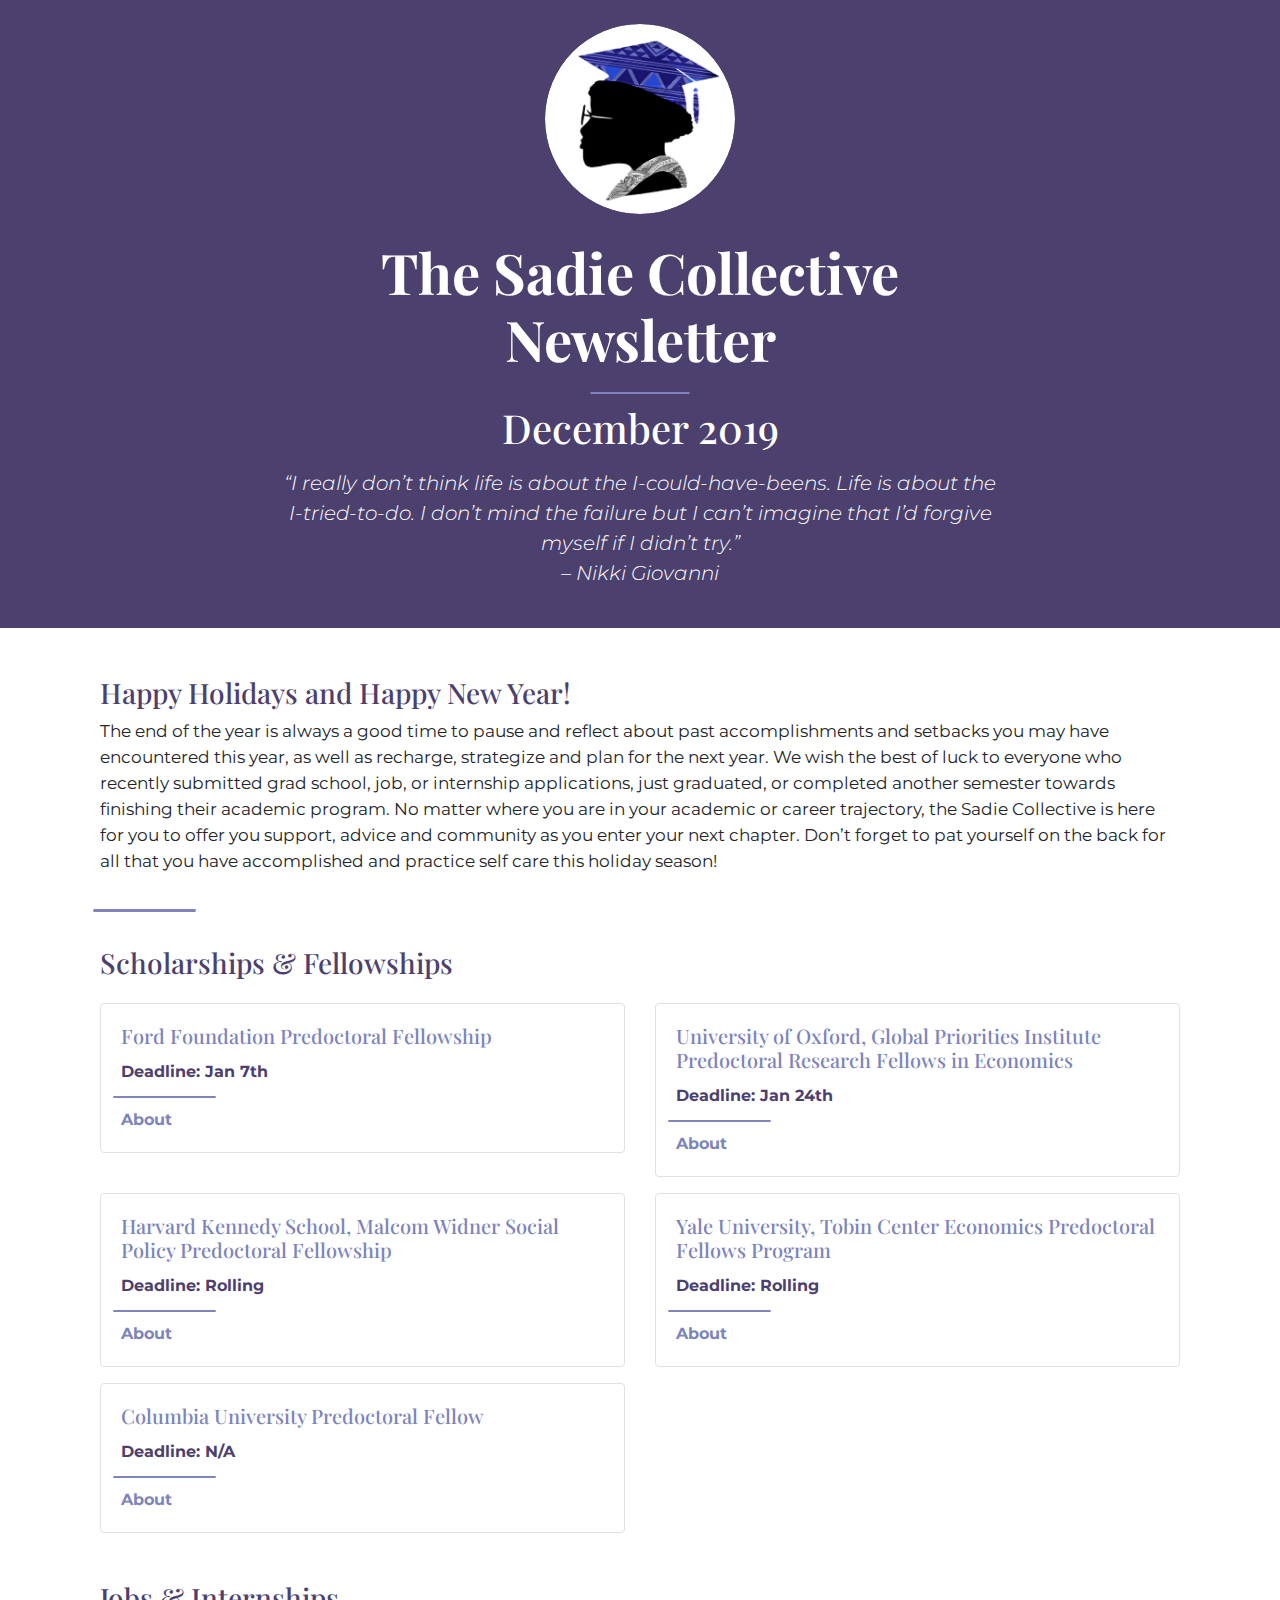
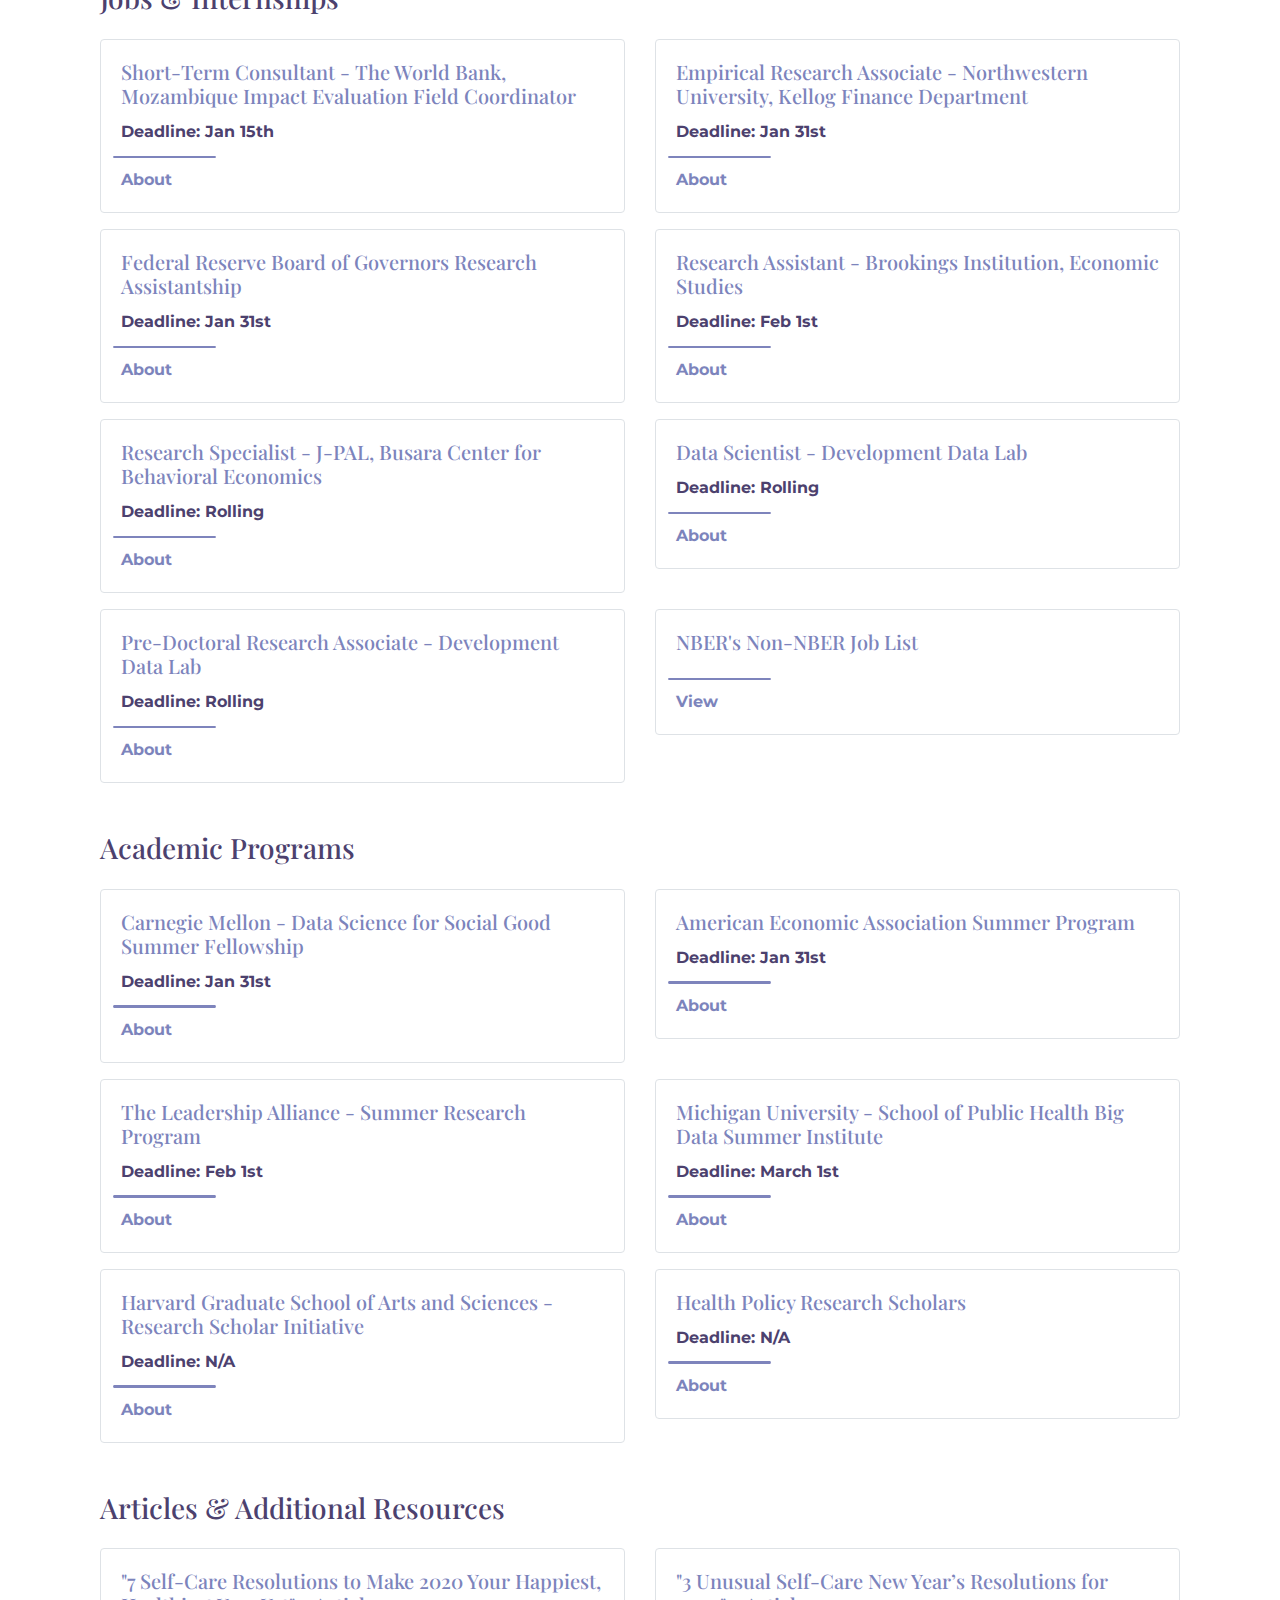
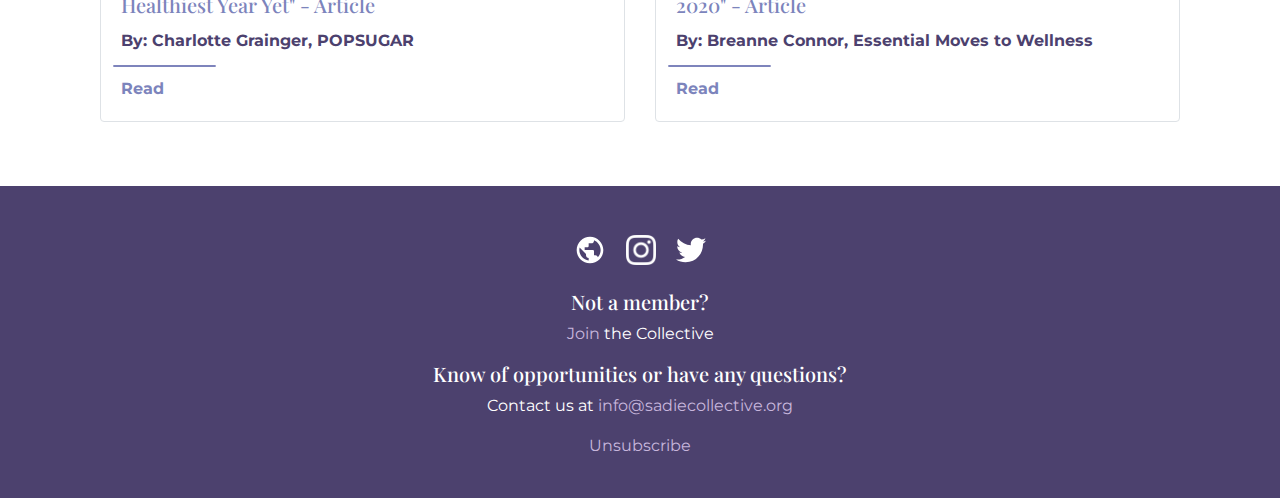
<file: index.html>
<!doctype html>
<html lang="en">
  <head>

    <meta charset="utf-8">
    <meta name="viewport" content="width=device-width, initial-scale=1, shrink-to-fit=no">
    <meta name="description" content="">
    <meta name="generator" content="Jekyll v3.8.5">
    <title>December 2019 · Sadie Collective Newsletter</title>

    <link rel="canonical" href="https://getbootstrap.com/docs/4.3/examples/blog/">

    <!-- Custom styles for this template -->
    <link href="https://fonts.googleapis.com/css?family=Playfair+Display:700,900" rel="stylesheet">
    <!-- Custom styles for this template -->
    <link href="newsCSS.css" rel="stylesheet">
    <link rel="stylesheet" href="bootstrap-4.3.1/css/bootstrap.min.css">
    <!-- Main Sans-serif -->
    <link href="https://fonts.googleapis.com/css?family=Montserrat&display=swap" rel="stylesheet">

  </head>

  <body>

    <div class="headerContainer">
      <div class="container-fluid">
        <div class="row justify-content-center mb-4 no-gutters">
          <div class="col-auto my-4">
              <img src="imgs/logo_circle_circ_svg.svg" class="rounded-circle" width="190" height="190">
          </div>
          <div class="w-100"></div>
          <div class="col-9 col-md-7 mb-4">
            <div class="headerText text-white text-center border-warning">
              <h4 class="display-4"><strong><strong>The Sadie Collective Newsletter</strong></strong></h4>
              <img src="imgs/Asset 3.svg" width="100">
              <h1>December 2019</h1>
              <p class="lead my-3 font-italic">“I really don’t think life is about the I-could-have-beens. Life is about the I-tried-to-do. I don’t mind the failure but I can’t imagine that I’d forgive myself if I didn’t try.”
                <br> – Nikki Giovanni</p>
            </div>
          </div>
        </div>
      </div>
    </div>
  
<div class="statementContainer">
  <div class="container mt-5">
    <div class="row no-gutters">
      <div class="mainStatement">
        <div class="col">
          <h3>Happy Holidays and Happy New Year!</h3>
          <p style="font-size: 13pt;"> 
            
          The end of the year is always a good time to pause and reflect about past accomplishments 
          and setbacks you may have encountered this year, as well as recharge, strategize and plan for 
          the next year. We wish the best of luck to everyone who recently submitted grad school, job, or 
          internship applications, just graduated, or completed another semester towards 
          finishing their academic program. No matter where you are in your academic or career trajectory, 
          the Sadie Collective is here for you to offer you support, advice and community as you enter your 
          next chapter. Don’t forget to pat yourself on the back for all that you have accomplished and 
          practice self care this holiday season! 
 
          </p>
        </div>
      </div>
    </div>
  </div>
</div>

<!-- <div class="container">
  <div class="my-2 pl-2">
      <img src="imgs/Asset 3.svg" width="100">
  </div>
</div>

<div class="statementContainer">
  <div class="container">
    <div class="row no-gutters">
      <div class="updateStatement">
        <div class="col mt-2 mb-4">

          <div class="row no-gutters">
            <div class="col-12 mt-3">
              <h3>SACE2020 Registration & Scholarships</h3>
              <p style="font-size: 13pt;"> 
                Registration for SACE2020 is still open but not for long! The last day to register is next Friday, November 22nd.
                You can register <a href="https://www.eventbrite.com/e/annual-sadie-tm-alexander-conference-for-economics-and-related-fields-tickets-72621576089">here</a>. If you are interested in attending the conference but are concerned about 
                being able to afford the associated costs, please apply to our scholarships, the Visionary Scholarship and the 
                Vision Scholars Program. The former covers the cost of a ticket. The latter covers up to $1,000 in attendance 
                costs and comes with an opportunity to meet with the organizing team among other benefits. You can access the application
                via the card below.
              </p>
            </div>
         
            <div class="col-12 mt-3 mt-md-4">
                <h3>Awards Nominations</h3>
                <p style="font-size: 13pt;">
                  Do you know of an outstanding Black Woman in economics or a related field who 
                  you'd like to be recognized? Then nominate them for the Sadie T.M. Alexander Award for Excellence in Economics
                  and Related Fields! Selected nominees will be recognized during the awards night portion of the conference, hosted
                  by YouTuber Jouelzy. Submit your nomination <a href="https://forms.gle/p6zqVnM2gT9RmTpr7" target="_blank">here</a>
                  by November 22nd.
                </p>
            </div>

            <div class="col-12 mt-3 mt-md-4">
                <h3>Call for Abstracts</h3>
                <p style="font-size: 13pt;">
                  Are you currently working on research in economics, public policy, finance, data science or a related field? 
                  Consider submitting your abstract for a chance to present your research at the conference during a poster 
                  viewing session! More details and the application form can be found <a href="https://www.sadiecollective.org/call-for-abstracts.html" target="_blank">here</a>. 
                  Submissions will be accepted until November 22nd.
                </p>
            </div>
          </div>
        </div>

        </div>
      </div>
    </div>
  </div> -->

<div class="container">
  <div class="my-2 pl-2">
      <img src="imgs/Asset 3.svg" width="103">
  </div>
</div>

  <div class="cardSectionContainer">
    <div class="container">
      <div class="row no-gutters">
        <div class="cardSection">
          <div class="col-12 mt-3 mb-5">
            <h3 class="mb-4">Scholarships & Fellowships</h3>
            <div class="row">
              
              <div class="col-12 col-md-6">
                <div class="card-body border rounded">
                    <h5 class="card-title">Ford Foundation Predoctoral Fellowship</h5>
                    <p class="card-text">
                        <strong>
                          Deadline: Jan 7th<br>
                          <img src="imgs/Asset 3.svg" class="ml-n2" width="103"><br>
                    <a href="https://sites.nationalacademies.org/PGA/FordFellowships/PGA_171962" target="_blank">
                        About</a></strong></p>
                </div>
              </div>

              <div class="col-12 col-md-6 mb-3">
                <div class="card-body border rounded">
                    <h5 class="card-title">University of Oxford, Global Priorities Institute Predoctoral Research Fellows in Economics</h5>
                    <p class="card-text">
                        <strong>
                          Deadline: Jan 24th<br>
                          <img src="imgs/Asset 3.svg" class="ml-n2" width="103"><br>
                    <a href="https://globalprioritiesinstitute.org/vacancies-predoctoral-research-fellows-in-economics/" target="_blank">
                        About</a></strong></p>
                </div>
              </div>

              <div class="col-12 col-md-6 mb-3">
                <div class="card-body border rounded">
                    <h5 class="card-title">Harvard Kennedy School, Malcom Widner Social Policy Predoctoral Fellowship</h5>
                    <p class="card-text">
                        <strong>
                          Deadline: Rolling<br>
                          <img src="imgs/Asset 3.svg" class="ml-n2" width="103"><br>
                    <a href="https://www.dropbox.com/s/zgzk1rnbs5vhmac/Dobbie_Yang_Fellow.pdf?dl=0" target="_blank">
                        About</a></strong></p>
                </div>
              </div>

              <div class="col-12 col-md-6 mb-3">
                <div class="card-body border rounded">
                    <h5 class="card-title">Yale University, Tobin Center Economics Predoctoral Fellows Program</h5>
                    <p class="card-text">
                        <strong>
                          Deadline: Rolling<br>
                          <img src="imgs/Asset 3.svg" class="ml-n2" width="103"><br>
                    <a href="https://tobin.yale.edu/tobin-predoctoral-fellows" target="_blank">
                        About</a></strong></p>
                </div>
              </div>

              <div class="col-12 col-md-6">
                <div class="card-body border rounded">
                    <h5 class="card-title">Columbia University Predoctoral Fellow</h5>
                    <p class="card-text">
                        <strong>
                          Deadline: N/A<br>
                          <img src="imgs/Asset 3.svg" class="ml-n2" width="103"><br>
                    <a href="https://pa334.peopleadmin.com/postings/4464" target="_blank">
                        About</a></strong></p>
                </div>
              </div>

            </div>
        
          </div>
          
          <div class="col-12 my-5">
              <h3 class="mb-4">Jobs & Internships</h3>
              <div class="row">

                <div class="col-12 col-md-6 mb-3">
                    <div class="card-body border rounded">
                        <h5 class="card-title">Short-Term Consultant - The World Bank, Mozambique Impact Evaluation Field Coordinator</h5>
                        <p class="card-text">
                            <strong>
                              Deadline: Jan 15th<br>
                              <img src="imgs/Asset 3.svg" class="ml-n2" width="103"><br>
                        <a href="https://www.dropbox.com/s/gkrzck2vwm60fv1/Mozambique_ToRs%20STC_2019-12-04.pdf?dl=0" target="_blank">
                          About</strong></a>
                    </div>
                
                </div>

              <div class="col-12 col-md-6 mb-3">
                <div class="card-body border rounded">
                    <h5 class="card-title">Empirical Research Associate - Northwestern University, Kellog Finance Department</h5>
                    <p class="card-text">
                        <strong>
                          Deadline: Jan 31st<br>
                          <img src="imgs/Asset 3.svg" class="ml-n2" width="103"><br>
                    <a href="https://seankhiggins.com/assets/pdf/HigginsPonticelli_Kellogg_FINC_Research_Fellow_2020.pdf" target="_blank">
                        About</strong></a>
                </div>
              </div>

              <div class="col-12 col-md-6 mb-3">
                <div class="card-body border rounded">
                    <h5 class="card-title">Federal Reserve Board of Governors Research Assistantship</h5>
                    <p class="card-text">
                        <strong>
                          Deadline: Jan 31st<br>
                          <img src="imgs/Asset 3.svg" class="ml-n2" width="103"><br>
                    <a href="https://www.federalreserve.gov/careers-research-assistants.htm" target="_blank">
                      About</strong></a>
                </div>
            </div>

            <div class="col-12 col-md-6 mb-3">
              <div class="card-body border rounded">
                  <h5 class="card-title">Research Assistant - Brookings Institution, Economic Studies</h5>
                  <p class="card-text">
                      <strong>
                        Deadline: Feb 1st<br>
                        <img src="imgs/Asset 3.svg" class="ml-n2" width="103"><br>
                  <a href="https://careers-brookings.icims.com/jobs/2212/research-assistant-%28job-id%3a-2019-2212%29/job?mobile=false&width=890&height=500&bga=true&needsRedirect=false&jan1offset=-300&jun1offset=-240" target="_blank">
                    About</strong></a>
              </div>
          </div>

          <div class="col-12 col-md-6 mb-3">
            <div class="card-body border rounded">
                <h5 class="card-title">Research Specialist - J-PAL, Busara Center for Behavioral Economics</h5>
                <p class="card-text">
                    <strong>
                      Deadline: Rolling<br>
                      <img src="imgs/Asset 3.svg" class="ml-n2" width="103"><br>
                <a href="https://www.povertyactionlab.org/fr/careers/research-specialist-johannes-haushofer-nairobi-busara-center-behavioral-economics-103191" target="_blank">
                    About</strong></a>
            </div>
          </div>

          <div class="col-12 col-md-6 mb-3">
              <div class="card-body border rounded">
                  <h5 class="card-title">Data Scientist - Development Data Lab</h5>
                  <p class="card-text">
                    <strong>
                        Deadline: Rolling<br>
                      <img src="imgs/Asset 3.svg" class="ml-n2" width="103"><br>
                  <a href="" target="_blank">
                      About</strong></a>
              </div>
            </div>

            <div class="col-12 col-md-6 mb-3 mb-md-0">
                <div class="card-body border rounded">
                    <h5 class="card-title">Pre-Doctoral Research Associate - Development Data Lab</h5>
                    <p class="card-text">
                      <strong>
                          Deadline: Rolling<br>
                        <img src="imgs/Asset 3.svg" class="ml-n2" width="103"><br>
                    <a href="https://shrug-assets.s3.amazonaws.com/static/main/assets/other/ra_post_19_10.pdf" target="_blank">
                        About</strong></a>
                </div>
              </div>

            <div class="col-12 col-md-6">
              <div class="card-body border rounded">
                  <h5 class="card-title">NBER's Non-NBER Job List</h5>
                  <p class="card-text">
                    <strong>
                      <img src="imgs/Asset 3.svg" class="ml-n2" width="103"><br>
                  <a href="https://www.nber.org/jobs/nonnberjobs.html" target="_blank">
                      View</strong></a>
              </div>
            </div>

          </div>
        </div>
          
        <div class="col-12 my-5">
            <h3 class="mb-4">Academic Programs</h3>
            <div class="row">

              <div class="col-12 col-md-6 mb-3">
                <div class="card-body border rounded">
                  <h5 class="card-title">Carnegie Mellon - Data Science for Social Good Summer Fellowship</h5>
                  <p class="card-text">
                      <strong>
                        Deadline: Jan 31st<br>
                        <img src="imgs/Asset 3.svg" class="ml-n2" width="103"><br>
                  <a href="http://www.dssgfellowship.org/" target="_blank">
                      About</a></strong></p>
                </div>
            </div>

              <div class="col-12 col-md-6 mb-3">
                  <div class="card-body border rounded">
                    <h5 class="card-title">American Economic Association Summer Program</h5>
                    <p class="card-text">
                        <strong>
                          Deadline: Jan 31st<br>
                          <img src="imgs/Asset 3.svg" class="ml-n2" width="103"><br>
                    <a href="https://www.aeaweb.org/about-aea/committees/aeasp" target="_blank">
                        About</a></strong></p>
                  </div>
              </div>

          <div class="col-12 col-md-6 mb-3">
            <div class="card-body border rounded">
              <h5 class="card-title">The Leadership Alliance - Summer Research Program</h5>
              <p class="card-text">
                  <strong>
                    Deadline: Feb 1st<br>
                    <img src="imgs/Asset 3.svg" class="ml-n2" width="103"><br>
              <a href="https://theleadershipalliance.org/" target="_blank">
                  About</a></strong></p>
            </div>
        </div>

        <div class="col-12 col-md-6 mb-3">
          <div class="card-body border rounded">
            <h5 class="card-title">Michigan University - School of Public Health Big Data Summer Institute</h5>
            <p class="card-text">
                <strong>
                  Deadline: March 1st<br>
                  <img src="imgs/Asset 3.svg" class="ml-n2" width="103"><br>
            <a href="https://sph.umich.edu/bdsi/application.html" target="_blank">
                About</a></strong></p>
          </div>
      </div>

      <div class="col-12 col-md-6">
        <div class="card-body border rounded">
            <h5 class="card-title">Harvard Graduate School of Arts and Sciences - Research Scholar Initiative</h5>
            <p class="card-text">
                <strong>
                    Deadline: N/A<br>
                    <img src="imgs/Asset 3.svg" class="ml-n2" width="103"><br>
            <a href="https://gsas.harvard.edu/diversity/research-scholar-initiative" target="_blank">
                About</a></strong></p>
        </div>
    </div>

      <div class="col-12 col-md-6">
          <div class="card-body border rounded">
              <h5 class="card-title">Health Policy Research Scholars</h5>
              <p class="card-text">
                  <strong>
                      Deadline: N/A<br>
                      <img src="imgs/Asset 3.svg" class="ml-n2" width="103"><br>
              <a href="https://healthpolicyresearch-scholars.org/howtoapply/" target="_blank">
                  About</a></strong></p>
          </div>
      </div>

    </div>
  </div>

          <!-- <div class="col-12 my-5">
              <h3 class="mb-4">Upcoming Conferences & Workshops</h3>
              <div class="row">

                <div class="col-12 col-md-6 mb-md-0">
                    <div class="card-body border rounded">
                      <h5 class="card-title">ASSA Annual Meeting</h5>
                      <p class="card-text">
                          <strong>
                            Where: San Diego, California
                            <br><br>
                            When: Jan 3rd-5th
                            <br><br>
                            Priority Deadline: Dec 3rd<br>
                            <img src="imgs/Asset 3.svg" class="ml-n2" width="103"><br>
                      <a href="https://www.aeaweb.org/conference/" target="_blank">
                          About</a></strong></p>
                      
                    </div>
                  </div>
                </div>

            
            </div> -->

          <div class="col-12 mt-4 mb-5">
              <h3 class="mb-4">Articles & Additional Resources</h3>
              <div class="row">

                <div class="col-12 col-md-6 mb-3">
                    <div class="card-body border rounded">
                        <h5 class="card-title">"7 Self-Care Resolutions to Make 2020 Your Happiest, Healthiest Year Yet" - Article</h5>
                        <p class="card-text">
                            <strong>
                              By: Charlotte Grainger, POPSUGAR<br>
                              <img src="imgs/Asset 3.svg" class="ml-n2" width="103"><br>
                        <a href="https://www.popsugar.com/fitness/self-care-resolutions-for-new-year-46944981" target="_blank">
                            Read</strong></a></p>
                    </div>
                  </div>

                <div class="col-12 col-md-6 mb-3">
                    <div class="card-body border rounded">
                      <h5 class="card-title">"3 Unusual Self-Care New Year’s Resolutions for 2020" - Article</h5>
                      <p class="card-text">
                          <strong>
                            By: Breanne Connor, Essential Moves to Wellness<br>
                            <img src="imgs/Asset 3.svg" class="ml-n2" width="103"><br>
                      <a href="https://essentialmovestowellness.com/practice-self-care-for-the-new-year/" target="_blank">
                          Read</strong></a></p>
                    </div>
                </div>
              </div>
            </div>
          </div>
        </div>
      </div>        
    </div>


<footer class="footerContainer">
  <div class="container-fluid">
    <div class="row justify-content-center no-gutters">
      <div class="smIcons">
        <div class="col-auto mt-5 mb-4">
            <a href="https://www.sadiecollective.org/#" target="_blank"><img src="imgs/web_icon.svg" class="mr-3" height="32" width="32"></a>
            <a href="https://www.instagram.com/Sadiecollective/" target="_blank"><img src="imgs/Gradient copy.png" class="mr-3" height="30" width="30"></a>
            <a href="https://twitter.com/sadiecollective" target="_blank"><img src="imgs/Twitter_Logo_White.svg" height="30" width="30"></a>
        </div>
      </div>

          <div class="w-100"></div>

          <div class="footerText text-center mb-4">
            <div class="col-auto">
              <h5>Not a member?</h5><p><a href="https://docs.google.com/forms/d/e/1FAIpQLScOezgXI5v8_itBVI4ZgH_f0MXyUdQD2rvcWZxv37QmaBHknA/viewform?usp=sf_link" target="_blank">Join</a> the Collective</p>
            </div>
            <div class="w-100"></div>
            <div class="col-auto text-center">
              <h5>Know of opportunities or have any questions?</h5><p>Contact us at <a href="mailto:info@sadiecollective.org">info@sadiecollective.org</a></p>
            </div>
          
          <div class="w-100"></div>
          
          <div class="col-auto">
            <p><a href="mailto:info@sadiecollective.org?subject=Unsubscribe&body=I%20would%20like%20to%20unsubscribe%20from%20these%20newsletters.">Unsubscribe</a></p>
          </div>
          
      </div>
    </div>
  </div>

</footer>

<script src="bootstrap-4.3.1/js/bootstrap.min.js"></script>
</body>
</html>
</file>
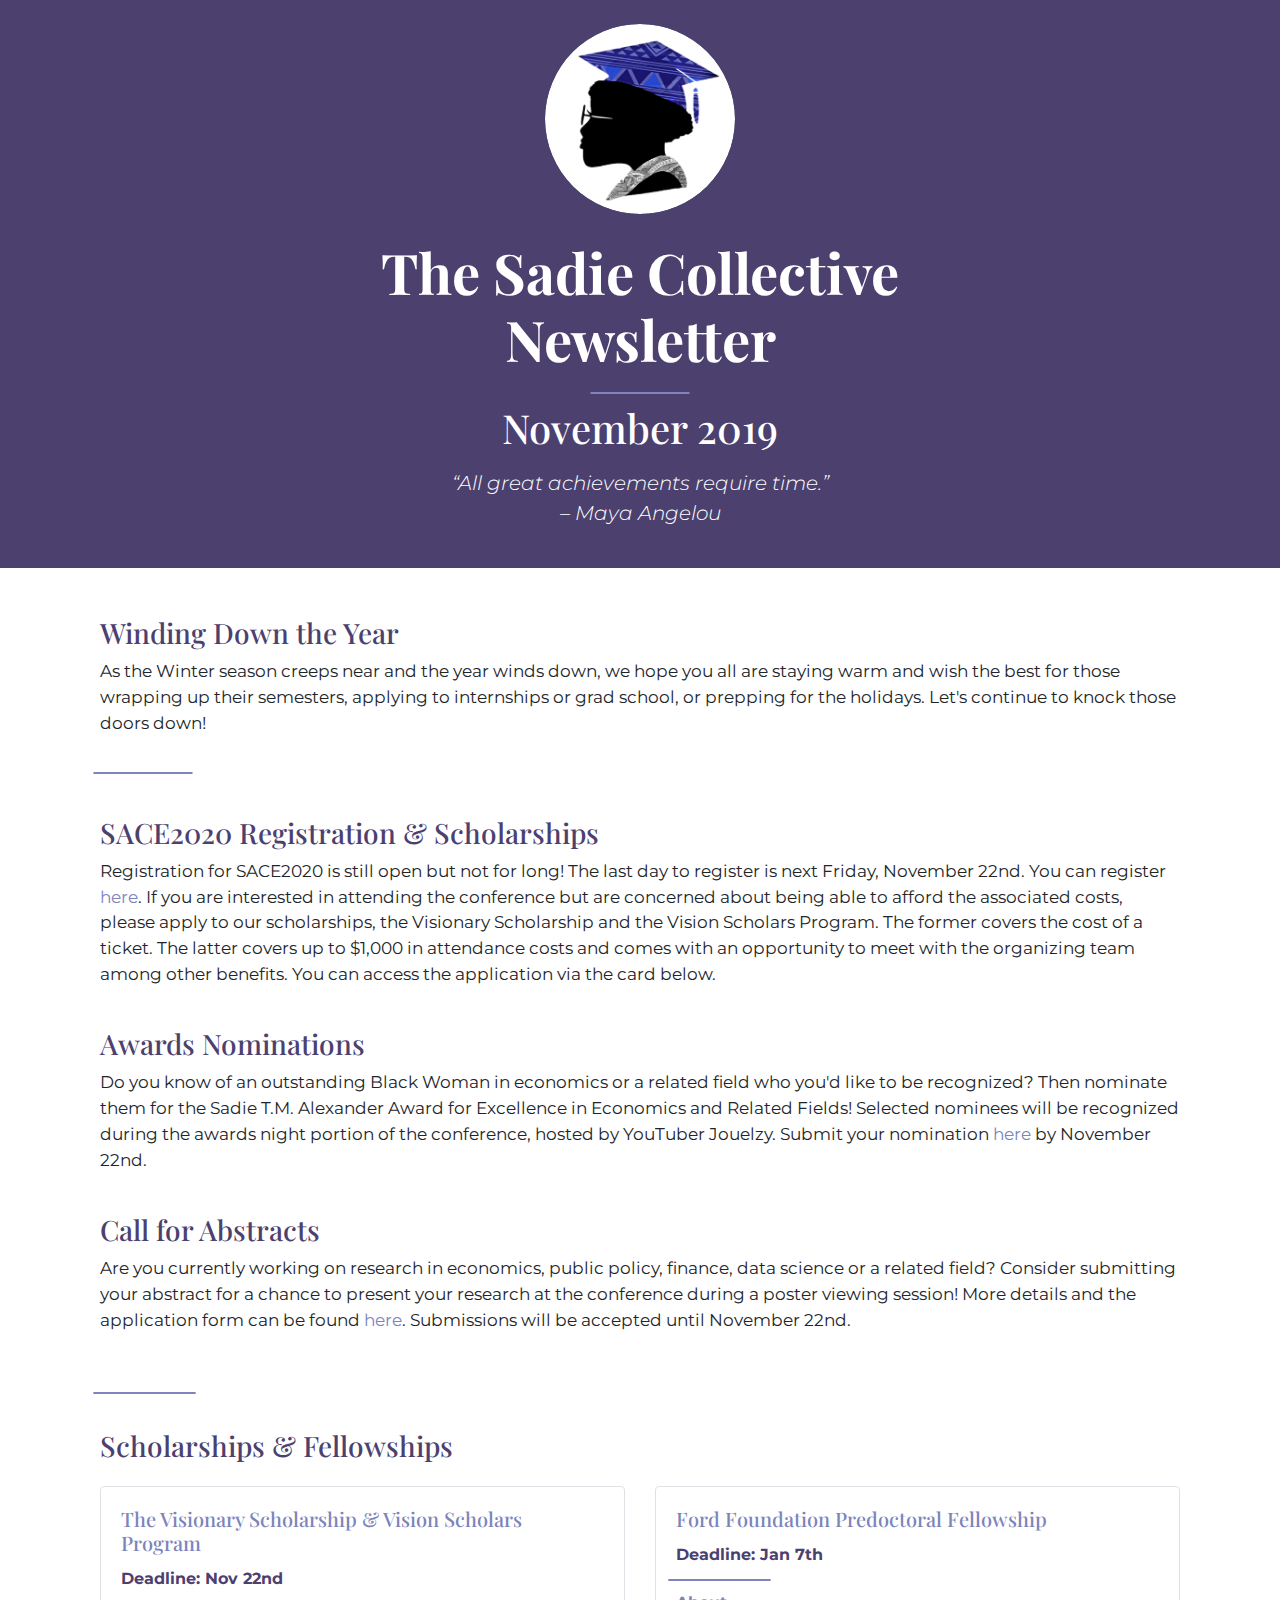
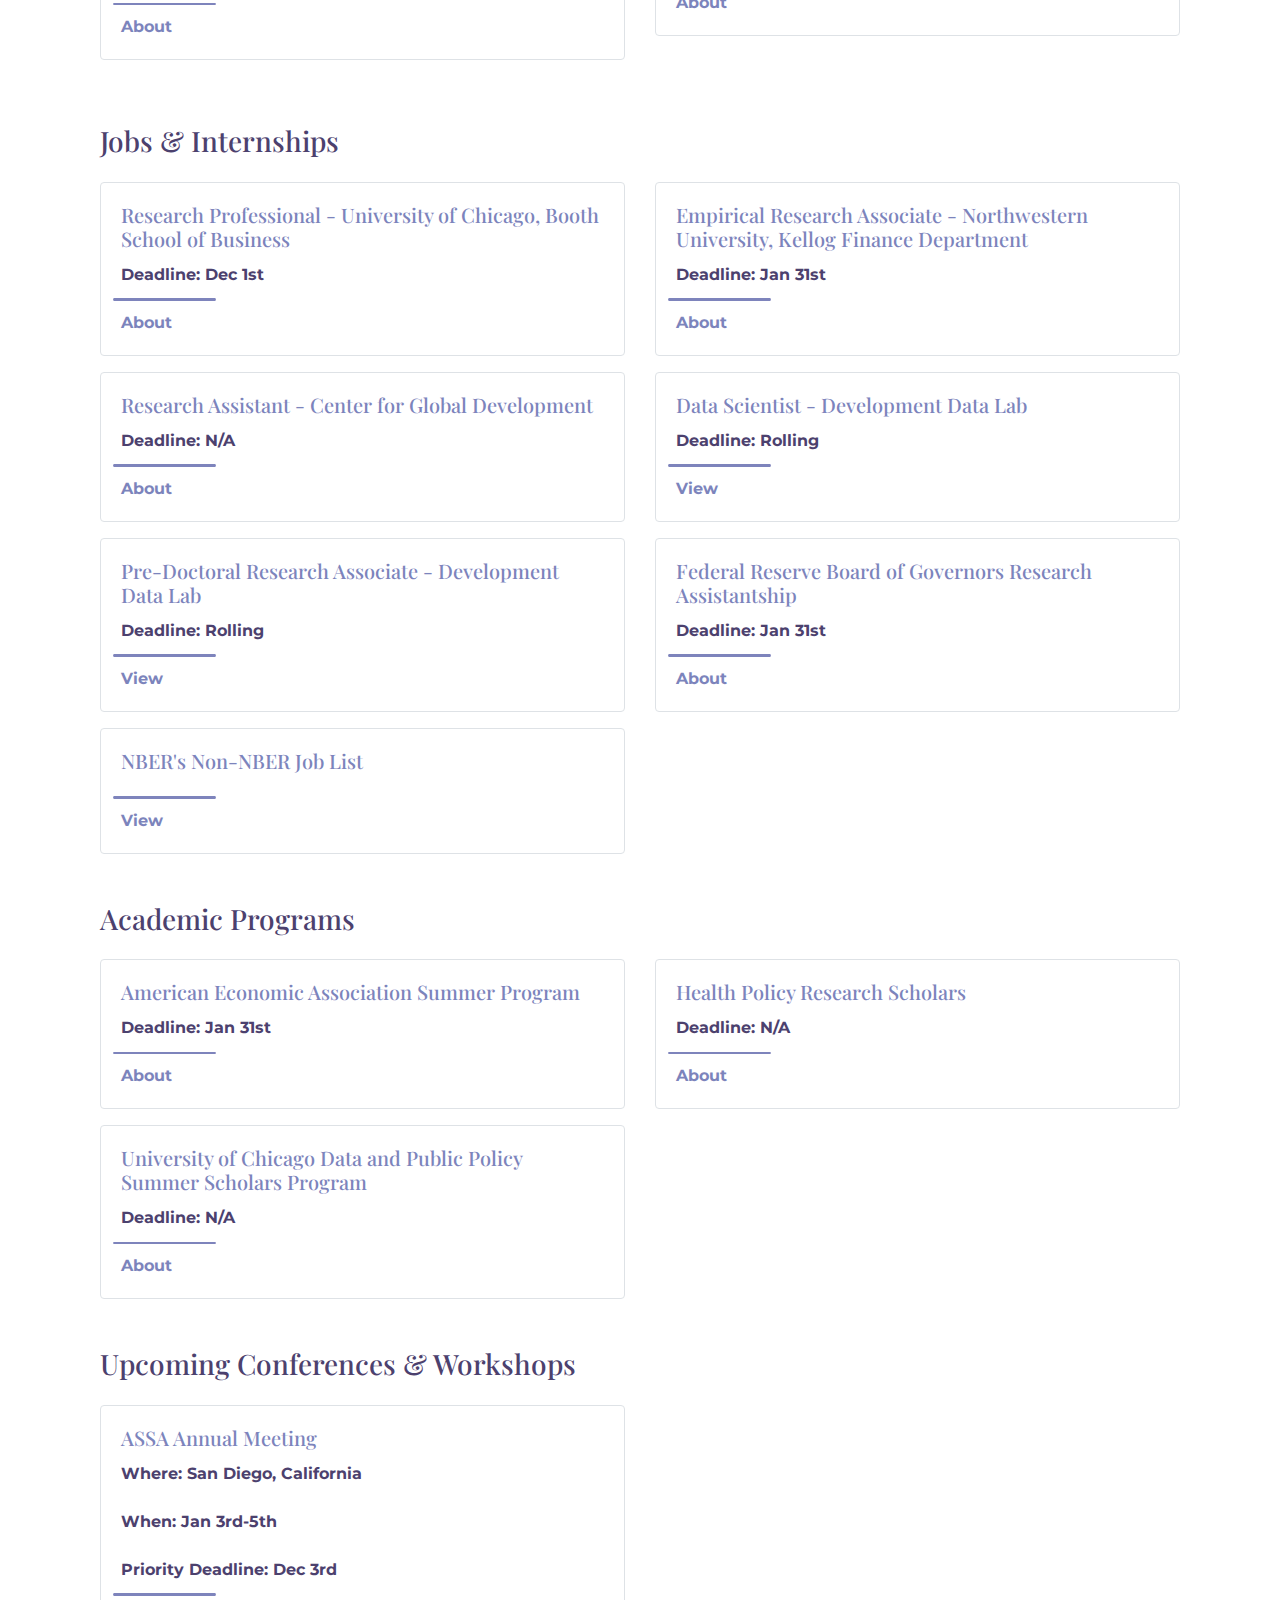
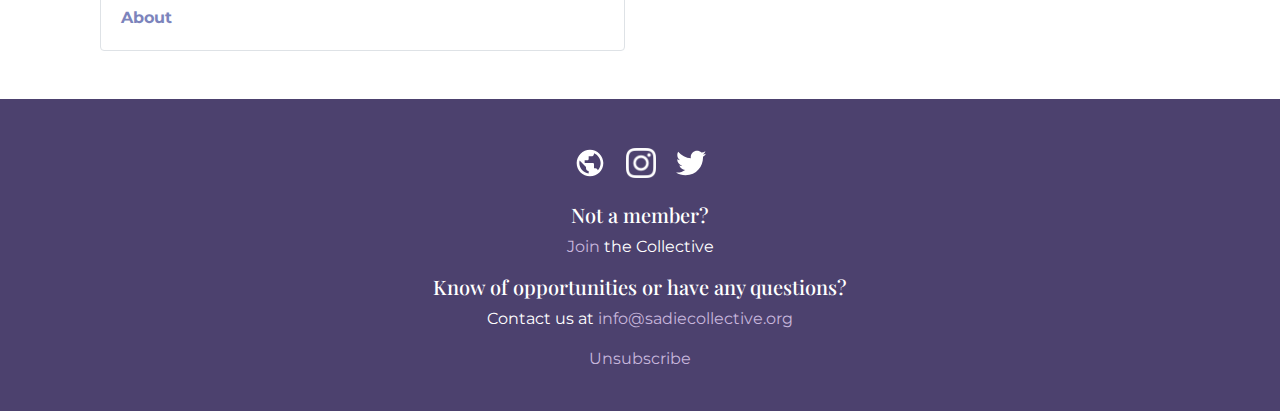
<file: indexN.html>
<!doctype html>
<html lang="en">
  <head>

    <meta charset="utf-8">
    <meta name="viewport" content="width=device-width, initial-scale=1, shrink-to-fit=no">
    <meta name="description" content="">
    <meta name="generator" content="Jekyll v3.8.5">
    <title>November 2019 · Sadie Collective Newsletter</title>

    <link rel="canonical" href="https://getbootstrap.com/docs/4.3/examples/blog/">

    <!-- Custom styles for this template -->
    <link href="https://fonts.googleapis.com/css?family=Playfair+Display:700,900" rel="stylesheet">
    <!-- Custom styles for this template -->
    <link href="newsCSS.css" rel="stylesheet">
    <link rel="stylesheet" href="bootstrap-4.3.1/css/bootstrap.min.css">
    <!-- Main Sans-serif -->
    <link href="https://fonts.googleapis.com/css?family=Montserrat&display=swap" rel="stylesheet">

  </head>

  <body>

    <div class="headerContainer">
      <div class="container-fluid">
        <div class="row justify-content-center mb-4 no-gutters">
          <div class="col-auto my-4">
              <img src="imgs/logo_circle_circ_svg.svg" class="rounded-circle" width="190" height="190">
          </div>
          <div class="w-100"></div>
          <div class="col-9 col-md-7 mb-4">
            <div class="headerText text-white text-center border-warning">
              <h4 class="display-4"><strong><strong>The Sadie Collective Newsletter</strong></strong></h4>
              <img src="imgs/Asset 3.svg" width="100">
              <h1>November 2019</h1>
              <p class="lead my-3 font-italic">“All great achievements require time.”
                <br> – Maya Angelou</p>
            </div>
          </div>
        </div>
      </div>
    </div>
  
<div class="statementContainer">
  <div class="container mt-5">
    <div class="row no-gutters">
      <div class="mainStatement">
        <div class="col">
          <h3>Winding Down the Year</h3>
          <p style="font-size: 13pt;"> 
            As the Winter season creeps near and the year winds down, we hope you all are staying warm and 
            wish the best for those wrapping up their semesters, applying to internships or grad school, or
            prepping for the holidays. Let's continue to knock those doors down! 
          </p>
        </div>
      </div>
    </div>
  </div>
</div>

<div class="container">
  <div class="my-2 pl-2">
      <img src="imgs/Asset 3.svg" width="100">
  </div>
</div>

<div class="statementContainer">
  <div class="container">
    <div class="row no-gutters">
      <div class="updateStatement">
        <div class="col mt-2 mb-4">

          <div class="row no-gutters">
            <div class="col-12 mt-3">
              <h3>SACE2020 Registration & Scholarships</h3>
              <p style="font-size: 13pt;"> 
                Registration for SACE2020 is still open but not for long! The last day to register is next Friday, November 22nd.
                You can register <a href="https://www.eventbrite.com/e/annual-sadie-tm-alexander-conference-for-economics-and-related-fields-tickets-72621576089">here</a>. If you are interested in attending the conference but are concerned about 
                being able to afford the associated costs, please apply to our scholarships, the Visionary Scholarship and the 
                Vision Scholars Program. The former covers the cost of a ticket. The latter covers up to $1,000 in attendance 
                costs and comes with an opportunity to meet with the organizing team among other benefits. You can access the application
                via the card below.
              </p>
            </div>
         
            <div class="col-12 mt-3 mt-md-4">
                <h3>Awards Nominations</h3>
                <p style="font-size: 13pt;">
                  Do you know of an outstanding Black Woman in economics or a related field who 
                  you'd like to be recognized? Then nominate them for the Sadie T.M. Alexander Award for Excellence in Economics
                  and Related Fields! Selected nominees will be recognized during the awards night portion of the conference, hosted
                  by YouTuber Jouelzy. Submit your nomination <a href="https://forms.gle/p6zqVnM2gT9RmTpr7" target="_blank">here</a>
                  by November 22nd.
                </p>
            </div>

            <div class="col-12 mt-3 mt-md-4">
                <h3>Call for Abstracts</h3>
                <p style="font-size: 13pt;">
                  Are you currently working on research in economics, public policy, finance, data science or a related field? 
                  Consider submitting your abstract for a chance to present your research at the conference during a poster 
                  viewing session! More details and the application form can be found <a href="https://www.sadiecollective.org/call-for-abstracts.html" target="_blank">here</a>. 
                  Submissions will be accepted until November 22nd.
                </p>
            </div>
          </div>
        </div>

        </div>
      </div>
    </div>
  </div>
</div>

<div class="container">
  <div class="my-2 pl-2">
      <img src="imgs/Asset 3.svg" width="103">
  </div>
</div>

  <div class="cardSectionContainer">
    <div class="container">
      <div class="row no-gutters">
        <div class="cardSection">
          <div class="col-12 mt-3 mb-5">
            <h3 class="mb-4">Scholarships & Fellowships</h3>
            <div class="row">
              
              <div class="col-12 col-md-6 mb-3">
                <div class="card-body border rounded">
                    <h5 class="card-title">The Visionary Scholarship & Vision Scholars Program</h5>
                    <p class="card-text">
                        <strong>
                          Deadline: Nov 22nd<br>
                          <img src="imgs/Asset 3.svg" class="ml-n2" width="103"><br>
                    <a href="https://forms.gle/Gh9kDpZrdXWZbF626" target="_blank">
                        About</a></strong></p>
                </div>
              </div>

              <div class="col-12 col-md-6">
                <div class="card-body border rounded">
                    <h5 class="card-title">Ford Foundation Predoctoral Fellowship</h5>
                    <p class="card-text">
                        <strong>
                          Deadline: Jan 7th<br>
                          <img src="imgs/Asset 3.svg" class="ml-n2" width="103"><br>
                    <a href="https://sites.nationalacademies.org/PGA/FordFellowships/PGA_171962" target="_blank">
                        About</a></strong></p>
                </div>
              </div>

            </div>
        
          </div>
          
          <div class="col-12 my-5">
              <h3 class="mb-4">Jobs & Internships</h3>
              <div class="row">

              <div class="col-12 col-md-6 mb-3">
                  <div class="card-body border rounded">
                      <h5 class="card-title">Research Professional - University of Chicago, Booth School of Business </h5>
                      <p class="card-text">
                          <strong>
                            Deadline: Dec 1st<br>
                            <img src="imgs/Asset 3.svg" class="ml-n2" width="103"><br>
                      <a href="https://www.nber.org/jobs/2020ResearchProfessional_Dingel%20NBER.pdf" target="_blank">
                        About</strong></a>
                  </div>
              
              </div>

            <div class="col-12 col-md-6 mb-3 mb-md-0">
              <div class="card-body border rounded">
                  <h5 class="card-title">Empirical Research Associate - Northwestern University, Kellog Finance Department</h5>
                  <p class="card-text">
                      <strong>
                        Deadline: Jan 31st<br>
                        <img src="imgs/Asset 3.svg" class="ml-n2" width="103"><br>
                  <a href="https://seankhiggins.com/assets/pdf/HigginsPonticelli_Kellogg_FINC_Research_Fellow_2020.pdf" target="_blank">
                      About</strong></a>
              </div>
            </div>
            
            <div class="col-12 col-md-6 mb-3 mb-md-0">
                <div class="card-body border rounded">
                    <h5 class="card-title">Research Assistant - Center for Global Development</h5>
                    <p class="card-text">
                        <strong>
                          Deadline: N/A<br>
                          <img src="imgs/Asset 3.svg" class="ml-n2" width="103"><br>
                    <a href="https://jobs.thebridgework.com/jobs/23344833-research-assistant-data-governance-and-economic-development-at-center-for-global-development" target="_blank">
                        About</strong></a>
                </div>
              </div>

              <div class="col-12 col-md-6 mb-3">
                  <div class="card-body border rounded">
                      <h5 class="card-title">Data Scientist - Development Data Lab</h5>
                      <p class="card-text">
                        <strong>
                            Deadline: Rolling<br>
                          <img src="imgs/Asset 3.svg" class="ml-n2" width="103"><br>
                      <a href="https://shrug-assets.s3.amazonaws.com/static/main/assets/other/ds_post_19_10.pdf" target="_blank">
                          View</strong></a>
                  </div>
                </div>

                <div class="col-12 col-md-6 mb-3 mb-md-0">
                    <div class="card-body border rounded">
                        <h5 class="card-title">Pre-Doctoral Research Associate - Development Data Lab</h5>
                        <p class="card-text">
                          <strong>
                              Deadline: Rolling<br>
                            <img src="imgs/Asset 3.svg" class="ml-n2" width="103"><br>
                        <a href="https://shrug-assets.s3.amazonaws.com/static/main/assets/other/ra_post_19_10.pdf" target="_blank">
                            View</strong></a>
                    </div>
                  </div>
   
                  <div class="col-12 col-md-6 mb-3">
                    <div class="card-body border rounded">
                        <h5 class="card-title">Federal Reserve Board of Governors Research Assistantship</h5>
                        <p class="card-text">
                            <strong>
                              Deadline: Jan 31st<br>
                              <img src="imgs/Asset 3.svg" class="ml-n2" width="103"><br>
                        <a href="https://www.federalreserve.gov/careers-research-assistants.htm" target="_blank">
                          About</strong></a>
                    </div>
                </div>

                <div class="col-12 col-md-6">
                  <div class="card-body border rounded">
                      <h5 class="card-title">NBER's Non-NBER Job List</h5>
                      <p class="card-text">
                        <strong>
                          <img src="imgs/Asset 3.svg" class="ml-n2" width="103"><br>
                      <a href="https://www.nber.org/jobs/nonnberjobs.html" target="_blank">
                          View</strong></a>
                  </div>
                </div>

          </div>
        </div>
          
        <div class="col-12 my-5">
            <h3 class="mb-4">Academic Programs</h3>
            <div class="row">

              <div class="col-12 col-md-6 mb-3">
                  <div class="card-body border rounded">
                    <h5 class="card-title">American Economic Association Summer Program</h5>
                    <p class="card-text">
                        <strong>
                          Deadline: Jan 31st<br>
                          <img src="imgs/Asset 3.svg" class="ml-n2" width="103"><br>
                    <a href="https://www.aeaweb.org/about-aea/committees/aeasp" target="_blank">
                        About</a></strong></p>
                  </div>
                
              </div>
          
              <div class="col-12 col-md-6 mb-3">
                  <div class="card-body border rounded">
                      <h5 class="card-title">Health Policy Research Scholars</h5>
                      <p class="card-text">
                          <strong>
                              Deadline: N/A<br>
                              <img src="imgs/Asset 3.svg" class="ml-n2" width="103"><br>
                      <a href="https://healthpolicyresearch-scholars.org/howtoapply/" target="_blank">
                          About</a></strong></p>
                  </div>
              </div>

              <div class="col-12 col-md-6">
                  <div class="card-body border rounded">
                      <h5 class="card-title">University of Chicago Data and Public Policy Summer Scholars Program</h5>
                      <p class="card-text">
                          <strong>
                              Deadline: N/A<br>
                              <img src="imgs/Asset 3.svg" class="ml-n2" width="103"><br>
                      <a href="https://harris.uchicago.edu/academics/programs-degrees/summer-scholar-program" target="_blank">
                          About</a></strong></p>
                  </div>
              </div>

            </div>
          </div>

          <div class="col-12 my-5">
              <h3 class="mb-4">Upcoming Conferences & Workshops</h3>
              <div class="row">

                <div class="col-12 col-md-6 mb-md-0">
                    <div class="card-body border rounded">
                      <h5 class="card-title">ASSA Annual Meeting</h5>
                      <p class="card-text">
                          <strong>
                            Where: San Diego, California
                            <br><br>
                            When: Jan 3rd-5th
                            <br><br>
                            Priority Deadline: Dec 3rd<br>
                            <img src="imgs/Asset 3.svg" class="ml-n2" width="103"><br>
                      <a href="https://www.aeaweb.org/conference/" target="_blank">
                          About</a></strong></p>
                      
                    </div>
                  </div>
                </div>

            
            </div>

          <!-- <div class="col-12 mt-4 mb-5">
              <h3 class="mb-4">Articles & Additional Resources</h3>
              <div class="row">

                <div class="col-12 col-md-6 mb-3">
                    <div class="card-body border rounded">
                        <h5 class="card-title">"Doctoral Programs for Women of Color - How Minority Women Can Find the Best Programs, Support & Success" - Article</h5>
                        <p class="card-text">
                            <strong>
                              By: Katy McWhirter, Affordable Colleges Online<br>
                              <img src="imgs/Asset 3.svg" class="ml-n2" width="103"><br>
                        <a href="https://www.affordablecollegesonline.org/college-resource-center/doctoral-programs-women-of-color/" target="_blank">
                            Read</strong></a></p>
                    </div>
                  </div>

                <div class="col-12 col-md-6 mb-3">
                    <div class="card-body border rounded">
                      <h5 class="card-title">"A Guide for Minority Serving Institution (MSI) Students Applying for Ph.D." - Article</h5>
                      <p class="card-text">
                          <strong>
                            By: University of Pennsylvania, Center for Minority Serving Institutions<br>
                            <img src="imgs/Asset 3.svg" class="ml-n2" width="103"><br>
                      <a href="https://cmsi.gse.upenn.edu/sites/default/files/MSI_PHD_Guide.pdf" target="_blank">
                          Read</strong></a></p>
                    </div>
                </div>
              </div>
            </div> -->
          </div>
        </div>
      </div>        
    </div>


<footer class="footerContainer">
  <div class="container-fluid">
    <div class="row justify-content-center no-gutters">
      <div class="smIcons">
        <div class="col-auto mt-5 mb-4">
            <a href="https://www.sadiecollective.org/#" target="_blank"><img src="imgs/web_icon.svg" class="mr-3" height="32" width="32"></a>
            <a href="https://www.instagram.com/Sadiecollective/" target="_blank"><img src="imgs/Gradient copy.png" class="mr-3" height="30" width="30"></a>
            <a href="https://twitter.com/sadiecollective" target="_blank"><img src="imgs/Twitter_Logo_White.svg" height="30" width="30"></a>
        </div>
      </div>

          <div class="w-100"></div>

          <div class="footerText text-center mb-4">
            <div class="col-auto">
              <h5>Not a member?</h5><p><a href="https://docs.google.com/forms/d/e/1FAIpQLScOezgXI5v8_itBVI4ZgH_f0MXyUdQD2rvcWZxv37QmaBHknA/viewform?usp=sf_link" target="_blank">Join</a> the Collective</p>
            </div>
            <div class="w-100"></div>
            <div class="col-auto text-center">
              <h5>Know of opportunities or have any questions?</h5><p>Contact us at <a href="mailto:info@sadiecollective.org">info@sadiecollective.org</a></p>
            </div>
          
          <div class="w-100"></div>
          
          <div class="col-auto">
            <p><a href="mailto:info@sadiecollective.org?subject=Unsubscribe&body=I%20would%20like%20to%20unsubscribe%20from%20these%20newsletters.">Unsubscribe</a></p>
          </div>
          
      </div>
    </div>
  </div>

</footer>

<script src="bootstrap-4.3.1/js/bootstrap.min.js"></script>
</body>
</html>
</file>
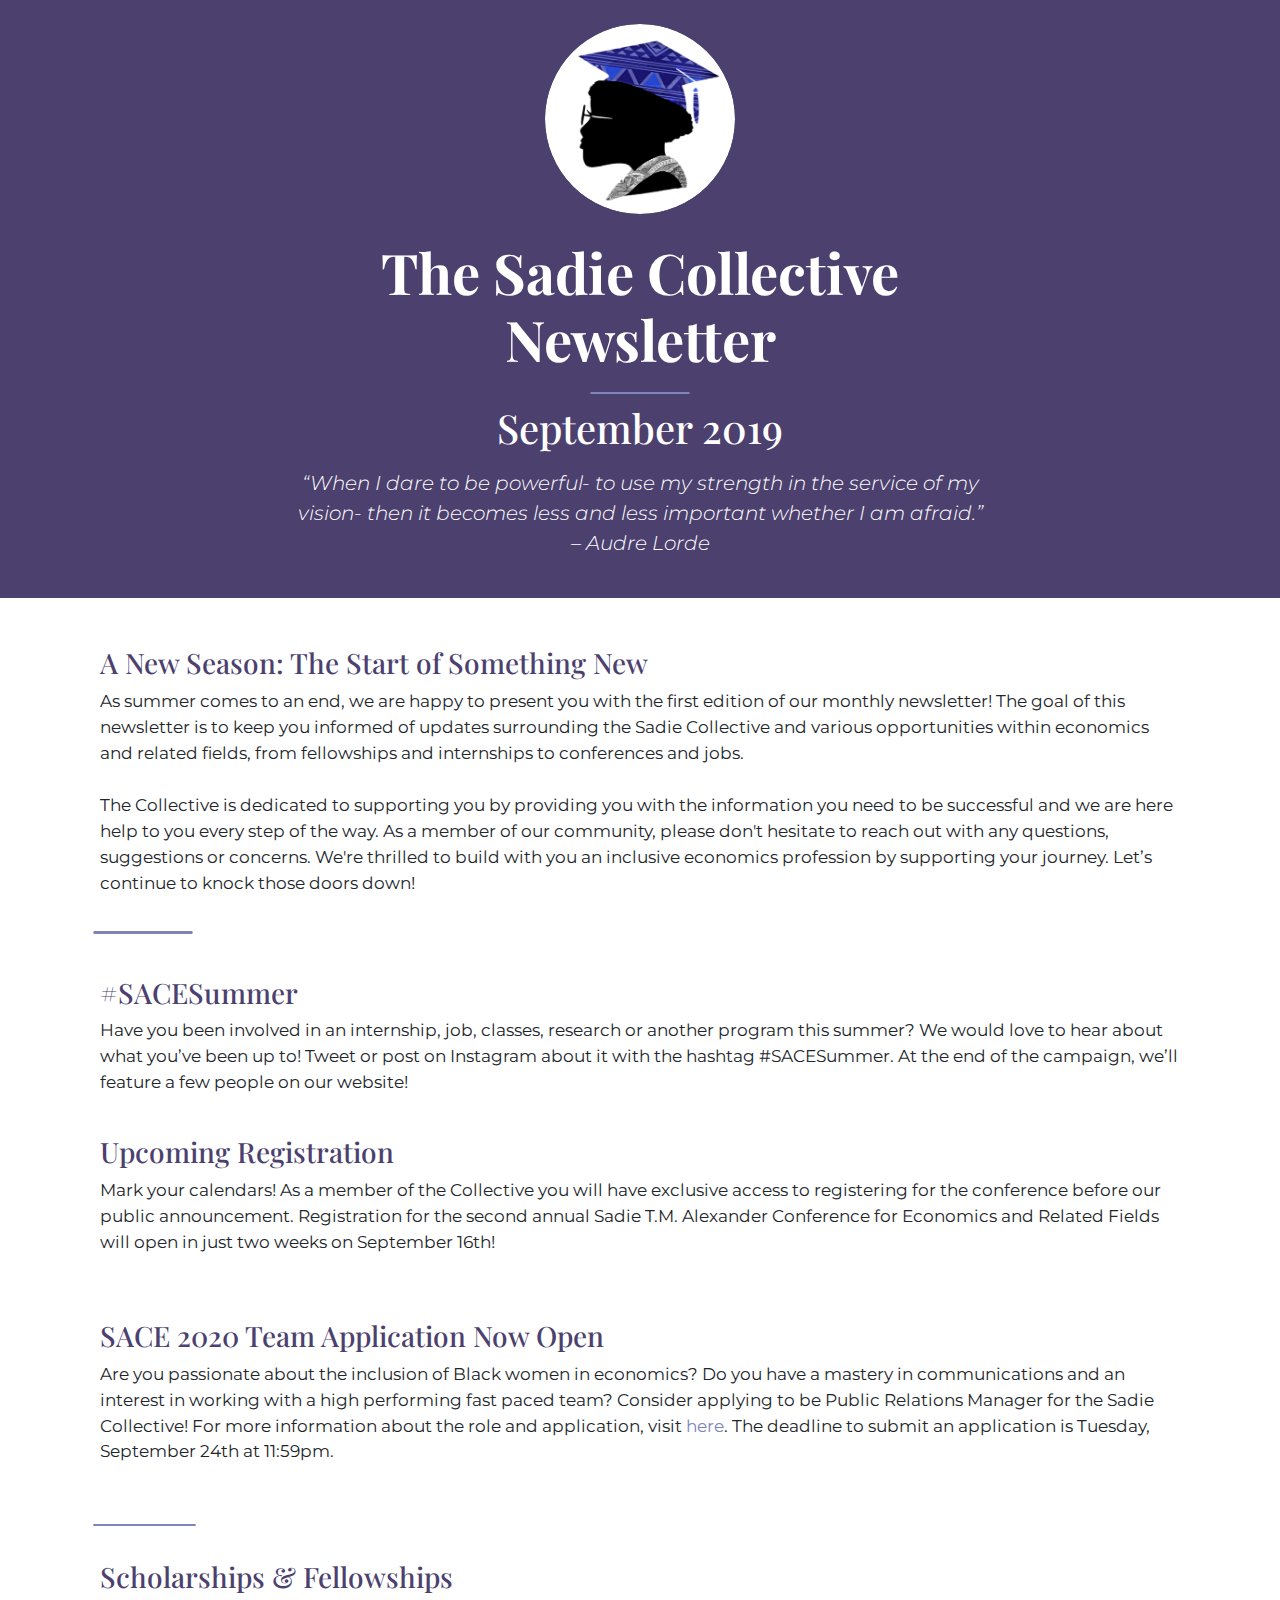
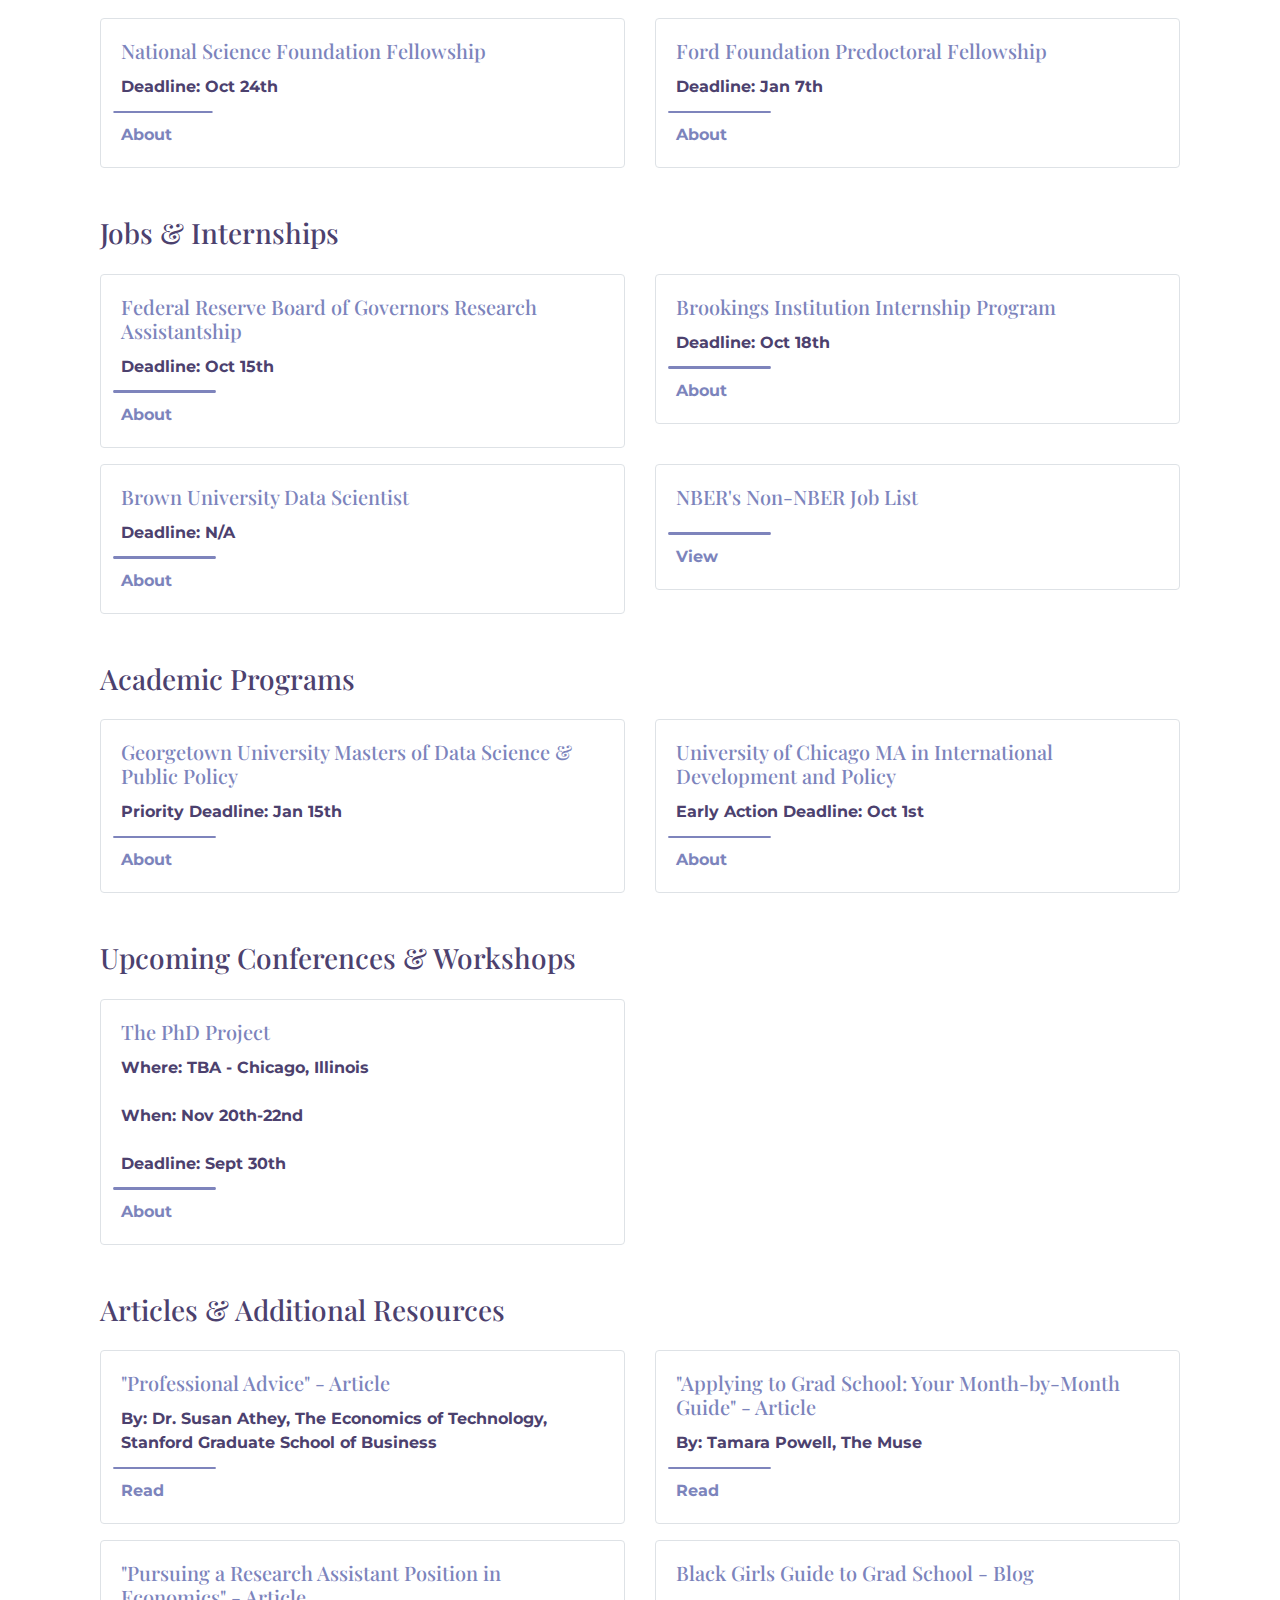
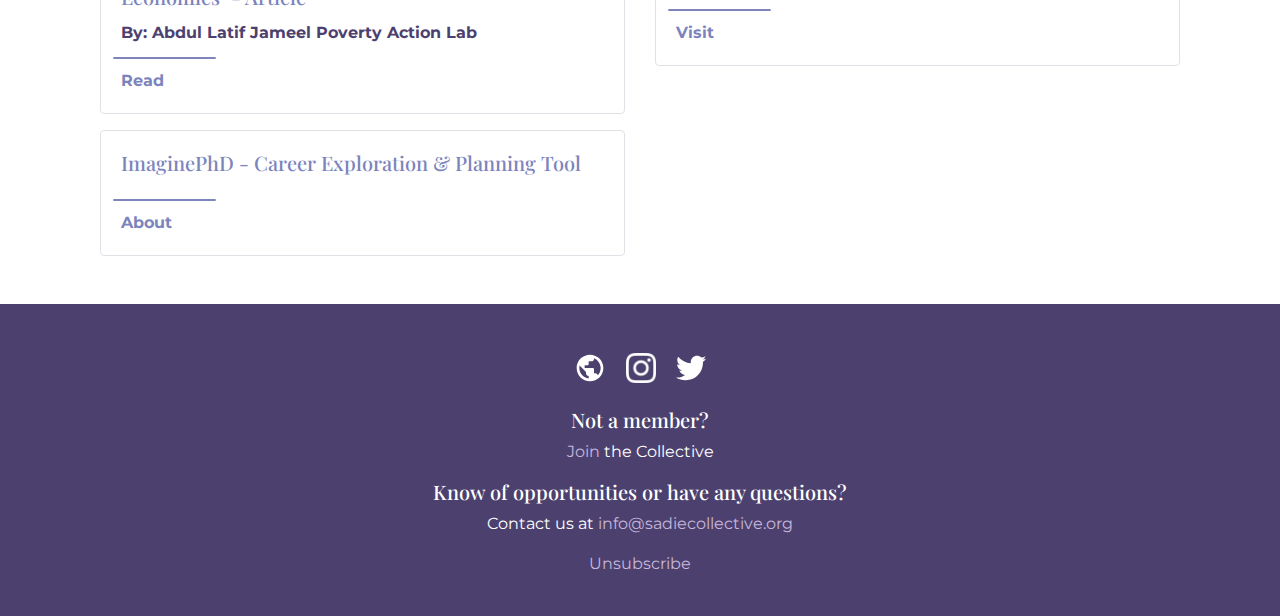
<file: indexO.html>
<!doctype html>
<html lang="en">
  <head>

    <meta charset="utf-8">
    <meta name="viewport" content="width=device-width, initial-scale=1, shrink-to-fit=no">
    <meta name="description" content="">
    <meta name="generator" content="Jekyll v3.8.5">
    <title>September 2019 · Sadie Collective Newsletter</title>

    <link rel="canonical" href="https://getbootstrap.com/docs/4.3/examples/blog/">

    <!-- Custom styles for this template -->
    <link href="https://fonts.googleapis.com/css?family=Playfair+Display:700,900" rel="stylesheet">
    <!-- Custom styles for this template -->
    <link href="newsCSS.css" rel="stylesheet">
    <link rel="stylesheet" href="bootstrap-4.3.1/css/bootstrap.min.css">
    <!-- Main Sans-serif -->
    <link href="https://fonts.googleapis.com/css?family=Montserrat&display=swap" rel="stylesheet">

  </head>

  <body>

    <div class="headerContainer">
      <div class="container-fluid">
        <div class="row justify-content-center mb-4 no-gutters">
          <div class="col-auto my-4">
              <img src="imgs/logo_circle_circ_svg.svg" class="rounded-circle" width="190" height="190">
          </div>
          <div class="w-100"></div>
          <div class="col-9 col-md-7 mb-4">
            <div class="headerText text-white text-center border-warning">
              <h4 class="display-4"><strong><strong>The Sadie Collective Newsletter</strong></strong></h4>
              <img src="imgs/Asset 3.svg" width="100">
              <h1>September 2019</h1>
              <p class="lead my-3 font-italic">“When I dare to be powerful- to use my strength in the service of my vision- then it becomes less and less important whether I am afraid.”
                <br> – Audre Lorde</p>
            </div>
          </div>
        </div>
      </div>
    </div>
  
<div class="statementContainer">
  <div class="container mt-5">
    <div class="row no-gutters">
      <div class="mainStatement">
        <div class="col">
          <h3>A New Season: The Start of Something New</h3>
          <p style="font-size: 13pt;"> 
              As summer comes to an end, we are happy to present you with the first edition
              of our monthly newsletter! The goal of this newsletter is to keep you informed
              of updates surrounding the Sadie Collective and various opportunities within 
              economics and related fields, from fellowships and internships to conferences 
              and jobs. 
              <br><br>
              The Collective is dedicated to supporting you by providing 
              you with the information you need to be successful and we are here help to you 
              every step of the way. As a member of our community, please don't hesitate to reach 
              out with any questions, suggestions or concerns. We're thrilled to build with you 
              an inclusive economics profession by supporting your journey. Let’s continue to knock 
              those doors down! 
          </p>
        </div>
      </div>
    </div>
  </div>
</div>

<div class="container">
  <div class="my-2 pl-2">
      <img src="imgs/Asset 3.svg" width="100">
  </div>
</div>

<div class="statementContainer">
  <div class="container">
    <div class="row no-gutters">
      <div class="updateStatement">
        <div class="col mt-2 mb-4">

          <div class="row no-gutters">
            <div class="col-12 mt-3">
              <h3>#SACESummer</h3>
              <p style="font-size: 13pt;"> 
                Have you been involved in an internship, job, classes, research or another program 
                this summer? We would love to hear about what you’ve been up to! Tweet or post on 
                Instagram about it with the hashtag #SACESummer. At the end of the campaign, we’ll 
                feature a few people on our website!
              </p>
            </div>
         
            <div class="col-12 mt-3 mb-3 mb-md-4 mt-md-4">
                <h3>Upcoming Registration</h3>
                <p style="font-size: 13pt;">Mark your calendars! As a member of the Collective you will 
                  have exclusive access to registering for the conference before our public announcement. 
                  Registration for the second annual Sadie T.M. Alexander Conference for Economics and 
                  Related Fields will open in just two weeks on September 16th! 
                </p>
            </div>

            <div class="col-12 mt-3 mt-md-4">
                <h3>SACE 2020 Team Application Now Open</h3>
                <p style="font-size: 13pt;">Are you passionate about the inclusion of Black women in economics? 
                  Do you have a mastery in communications and an interest in working with a high performing fast 
                  paced team? Consider applying to be Public Relations Manager for the Sadie Collective! 
                  For more information about the role and application, visit <a href="https://forms.gle/RXZwMGkLDPfiDUE48" target="_blank">here</a>. 
                  The deadline to submit an application is Tuesday, September 24th at 11:59pm.
                </p>
            </div>
          </div>
        </div>

        </div>
      </div>
    </div>
  </div>
</div>

<div class="container">
  <div class="my-2 pl-2">
      <img src="imgs/Asset 3.svg" width="103">
  </div>
</div>

  <div class="cardSectionContainer">
    <div class="container">
      <div class="row no-gutters">
        <div class="cardSection">
          <div class="col-12 mt-3 mb-5">
            <h3 class="mb-4">Scholarships & Fellowships</h3>
            <div class="row">
              
              <div class="col-12 col-md-6 mb-3 mb-md-0">
                  <div class="card-body border rounded">
                    <h5 class="card-title">National Science Foundation Fellowship</h5>
                    <p class="card-text">
                      <strong>
                        Deadline: Oct 24th<br>
                        <img src="imgs/Asset 3.svg" class="ml-n2" width="100"><br>
                        <a href="https://www.nsfgrfp.org" target="_blank">
                        About</a></strong></p>
                  </div>
              </div>
          
              <div class="col-12 col-md-6">
                <div class="card-body border rounded">
                    <h5 class="card-title">Ford Foundation Predoctoral Fellowship</h5>
                    <p class="card-text">
                        <strong>
                          Deadline: Jan 7th<br>
                          <img src="imgs/Asset 3.svg" class="ml-n2" width="103"><br>
                    <a href="https://sites.nationalacademies.org/PGA/FordFellowships/PGA_171962" target="_blank">
                        About</a></strong></p>
                </div>
              </div>
            </div>
        
          </div>
          
          <div class="col-12 my-5">
              <h3 class="mb-4">Jobs & Internships</h3>
              <div class="row">

                <div class="col-12 col-md-6 mb-3">
                    <div class="card-body border rounded">
                        <h5 class="card-title">Federal Reserve Board of Governors Research Assistantship</h5>
                        <p class="card-text">
                            <strong>
                              Deadline: Oct 15th<br>
                              <img src="imgs/Asset 3.svg" class="ml-n2" width="103"><br>
                        <a href="https://www.federalreserve.gov/careers-research-assistants.htm" target="_blank">
                          About</strong></a>
                    </div>
                </div>

              <div class="col-12 col-md-6 mb-3 mb-md-0">
                <div class="card-body border rounded">
                    <h5 class="card-title">Brookings Institution Internship Program</h5>
                    <p class="card-text">
                        <strong>
                          Deadline: Oct 18th<br>
                          <img src="imgs/Asset 3.svg" class="ml-n2" width="103"><br>
                    <a href="https://interns-brookings.icims.com/jobs/intro?hashed=-435682078&mobile=false&width=890&height=500&bga=true&needsRedirect=false&jan1offset=-300&jun1offset=-240" target="_blank">
                        About</strong></a>
                </div>
              </div>
              
              <div class="col-12 col-md-6 mb-3 mb-md-0">
                  <div class="card-body border rounded">
                      <h5 class="card-title">Brown University Data Scientist</h5>
                      <p class="card-text">
                          <strong>
                            Deadline: N/A<br>
                            <img src="imgs/Asset 3.svg" class="ml-n2" width="103"><br>
                      <a href="https://brown.wd5.myworkdayjobs.com/en-US/staff-careers-brown/job/Sciences-Library/Data-Scientist_REQ161648-1" target="_blank">
                          About</strong></a>
                  </div>
                </div>

                <div class="col-12 col-md-6">
                  <div class="card-body border rounded">
                      <h5 class="card-title">NBER's Non-NBER Job List</h5>
                      <p class="card-text">
                        <strong>
                          <img src="imgs/Asset 3.svg" class="ml-n2" width="103"><br>
                      <a href="https://www.nber.org/jobs/nonnberjobs.html" target="_blank">
                          View</strong></a>
                  </div>
                </div>

          </div>
        </div>
          
        <div class="col-12 my-5">
            <h3 class="mb-4">Academic Programs</h3>
            <div class="row">

              <div class="col-12 col-md-6 mb-3 mb-md-0">
                  <div class="card-body border rounded">
                    <h5 class="card-title">Georgetown University Masters of Data Science & Public Policy</h5>
                    <p class="card-text">
                        <strong>
                          Priority Deadline: Jan 15th<br>
                          <img src="imgs/Asset 3.svg" class="ml-n2" width="103"><br>
                    <a href="https://mccourt.georgetown.edu/master-in-data-science-for-public-policy" target="_blank">
                        About</a></strong></p>
                  </div>
                
              </div>
          
              <div class="col-12 col-md-6">
                  <div class="card-body border rounded">
                      <h5 class="card-title">University of Chicago MA in International Development and Policy</h5>
                      <p class="card-text">
                          <strong>
                              Early Action Deadline: Oct 1st<br>
                              <img src="imgs/Asset 3.svg" class="ml-n2" width="103"><br>
                      <a href="https://harris.uchicago.edu/academics/programs-degrees/degrees/ma-international-development-and-policy-maidp" target="_blank">
                          About</a></strong></p>
                  </div>
                
              </div>

            </div>
          </div>

          <div class="col-12 my-5">
              <h3 class="mb-4">Upcoming Conferences & Workshops</h3>
              <div class="row">

                <div class="col-12 col-md-6 mb-md-0">
                    <div class="card-body border rounded">
                      <h5 class="card-title">The PhD Project</h5>
                      <p class="card-text">
                          <strong>
                            Where: TBA - Chicago, Illinois
                            <br><br>
                            When: Nov 20th-22nd
                            <br><br>
                            Deadline: Sept 30th<br>
                            <img src="imgs/Asset 3.svg" class="ml-n2" width="103"><br>
                      <a href="https://www.phdproject.org/become-a-professor/annual-conference/" target="_blank">
                          About</a></strong></p>
                      
                    </div>
                  </div>
                </div>

            
            </div>

          <div class="col-12 mt-4 mb-5">
              <h3 class="mb-4">Articles & Additional Resources</h3>
              <div class="row">

                <div class="col-12 col-md-6 mb-3">
                    <div class="card-body border rounded">
                        <h5 class="card-title">"Professional Advice" - Article</h5>
                        <p class="card-text">
                            <strong>
                              By: Dr. Susan Athey, The Economics of Technology, Stanford Graduate School of Business<br>
                              <img src="imgs/Asset 3.svg" class="ml-n2" width="103"><br>
                        <a href="https://athey.people.stanford.edu/professional-advice" target="_blank">
                            Read</strong></a></p>
                    </div>
                  </div>

                <div class="col-12 col-md-6 mb-3">
                    <div class="card-body border rounded">
                      <h5 class="card-title">"Applying to Grad School: Your Month-by-Month Guide" - Article</h5>
                      <p class="card-text">
                          <strong>
                            By: Tamara Powell, The Muse<br>
                            <img src="imgs/Asset 3.svg" class="ml-n2" width="103"><br>
                      <a href="https://www.themuse.com/advice/applying-to-grad-school-your-monthbymonth-guide" target="_blank">
                          Read</strong></a></p>
                    </div>
                </div>

                <div class="col-12 col-md-6 mb-3">
                    <div class="card-body border rounded">
                      <h5 class="card-title">"Pursuing a Research Assistant Position in Economics" - Article</h5>
                      <p class="card-text">
                          <strong>
                            By: Abdul Latif Jameel Poverty Action Lab<br>
                            <img src="imgs/Asset 3.svg" class="ml-n2" width="103"><br>
                      <a href="https://www.povertyactionlab.org/sites/default/files/documents/Advice-for-Landing-an-RA-ship.pdf" target="_blank">
                          Read</strong></a></p>
                    </div>
                </div>

                <div class="col-12 col-md-6 mb-3">
                    <div class="card-body border rounded">
                      <h5 class="card-title">Black Girls Guide to Grad School - Blog</h5>
                      <p class="card-text">
                          <strong>
                            <img src="imgs/Asset 3.svg" class="ml-n2" width="103"><br>
                      <a href="https://blackgirlsguide2gradschool.com" target="_blank">
                          Visit</strong></a></p>
                    </div>
                </div>


                <div class="col-12 col-md-6">
                      <div class="card-body border rounded">
                          <h5 class="card-title">ImaginePhD - Career Exploration & Planning Tool</h5>
                          <p class="card-text">
                              <img src="imgs/Asset 3.svg" class="ml-n2" width="103"><br>
                              <strong>
                          <a href="https://www.imaginephd.com/about" target="_blank">
                              About</strong></a></p>
                      </div>
                    </div>
                  </div>

              </div>
            </div>
          </div>
        </div>
      </div>        
    </div>


<footer class="footerContainer">
  <div class="container-fluid">
    <div class="row justify-content-center no-gutters">
      <div class="smIcons">
        <div class="col-auto mt-5 mb-4">
            <a href="https://www.sadiecollective.org/#" target="_blank"><img src="imgs/web_icon.svg" class="mr-3" height="32" width="32"></a>
            <a href="https://www.instagram.com/Sadiecollective/" target="_blank"><img src="imgs/Gradient copy.png" class="mr-3" height="30" width="30"></a>
            <a href="https://twitter.com/sadiecollective" target="_blank"><img src="imgs/Twitter_Logo_White.svg" height="30" width="30"></a>
        </div>
      </div>

          <div class="w-100"></div>

          <div class="footerText text-center mb-4">
            <div class="col-auto">
              <h5>Not a member?</h5><p><a href="https://docs.google.com/forms/d/e/1FAIpQLScOezgXI5v8_itBVI4ZgH_f0MXyUdQD2rvcWZxv37QmaBHknA/viewform?usp=sf_link" target="_blank">Join</a> the Collective</p>
            </div>
            <div class="w-100"></div>
            <div class="col-auto text-center">
              <h5>Know of opportunities or have any questions?</h5><p>Contact us at <a href="mailto:info@sadiecollective.org">info@sadiecollective.org</a></p>
            </div>
          
          <div class="w-100"></div>
          
          <div class="col-auto">
            <p><a href="mailto:info@sadiecollective.org?subject=Unsubscribe&body=I%20would%20like%20to%20unsubscribe%20from%20these%20newsletters.">Unsubscribe</a></p>
          </div>
          
      </div>
    </div>
  </div>

</footer>

<script src="bootstrap-4.3.1/js/bootstrap.min.js"></script>
</body>
</html>
</file>
<file: newsCSS.css>
body {
    padding: 0;
    margin: 0;
    background: #ffffff;
  }

  h1, h2, h3, h4, h5, h6 {
    font-family: "Playfair Display", Georgia, "Times New Roman", serif;
  }

  .display-4 {
    font-size: 2.5rem;
  }
  @media (min-width: 768px) {
    .display-4 {
      font-size: 3rem;
    }
  }

  .paraSection h3 {
    color: #4c416e;
  }

  p {
    font-family: 'Montserrat','Segoe UI', Tahoma, Geneva, Verdana, sans-serif;
  }

  .headerContainer {
    background-color: #4c416e;
      /* background-image: url(imgs/newsletterPictureSVG.svg);
        background-size: cover;
        background-position: right 0px bottom 0px; */
  }
  
  .footerContainer {
    background-color: #4c416e;
  }

  .statementContainer h3 {
    color: #4c416e;
  }

  /* Card Edits */

  .cardColor {
    background-color: #4c416e;
  }

  .updateStatement a {
    color: #7c84bc;
    }
  
  .updateStatement a:hover{
    color: #4c416e;
  }

  .cardSection a {
  color: #7c84bc;
  }

  .cardSection a:hover{
    color: #4c416e;
  }

  .cardSection h3 {
    color: #4c416e;
  }

  .cardSection .card-title {
    color:#7c84bc;
  }

  .cardSection, .card-text {
    color: white;
  }

  .cardSection .card-text {
    color: #4c416e;
  }

  .cardSection .card-header {
    background-color: #4c416e;
  }

  /* Footer Edits */

  .footerText {
    color: white;
  }

  .footerText a {
    color: rgb(199,182,220);
  }

  .footerText a:hover {
    color: white;
  }
</file>
